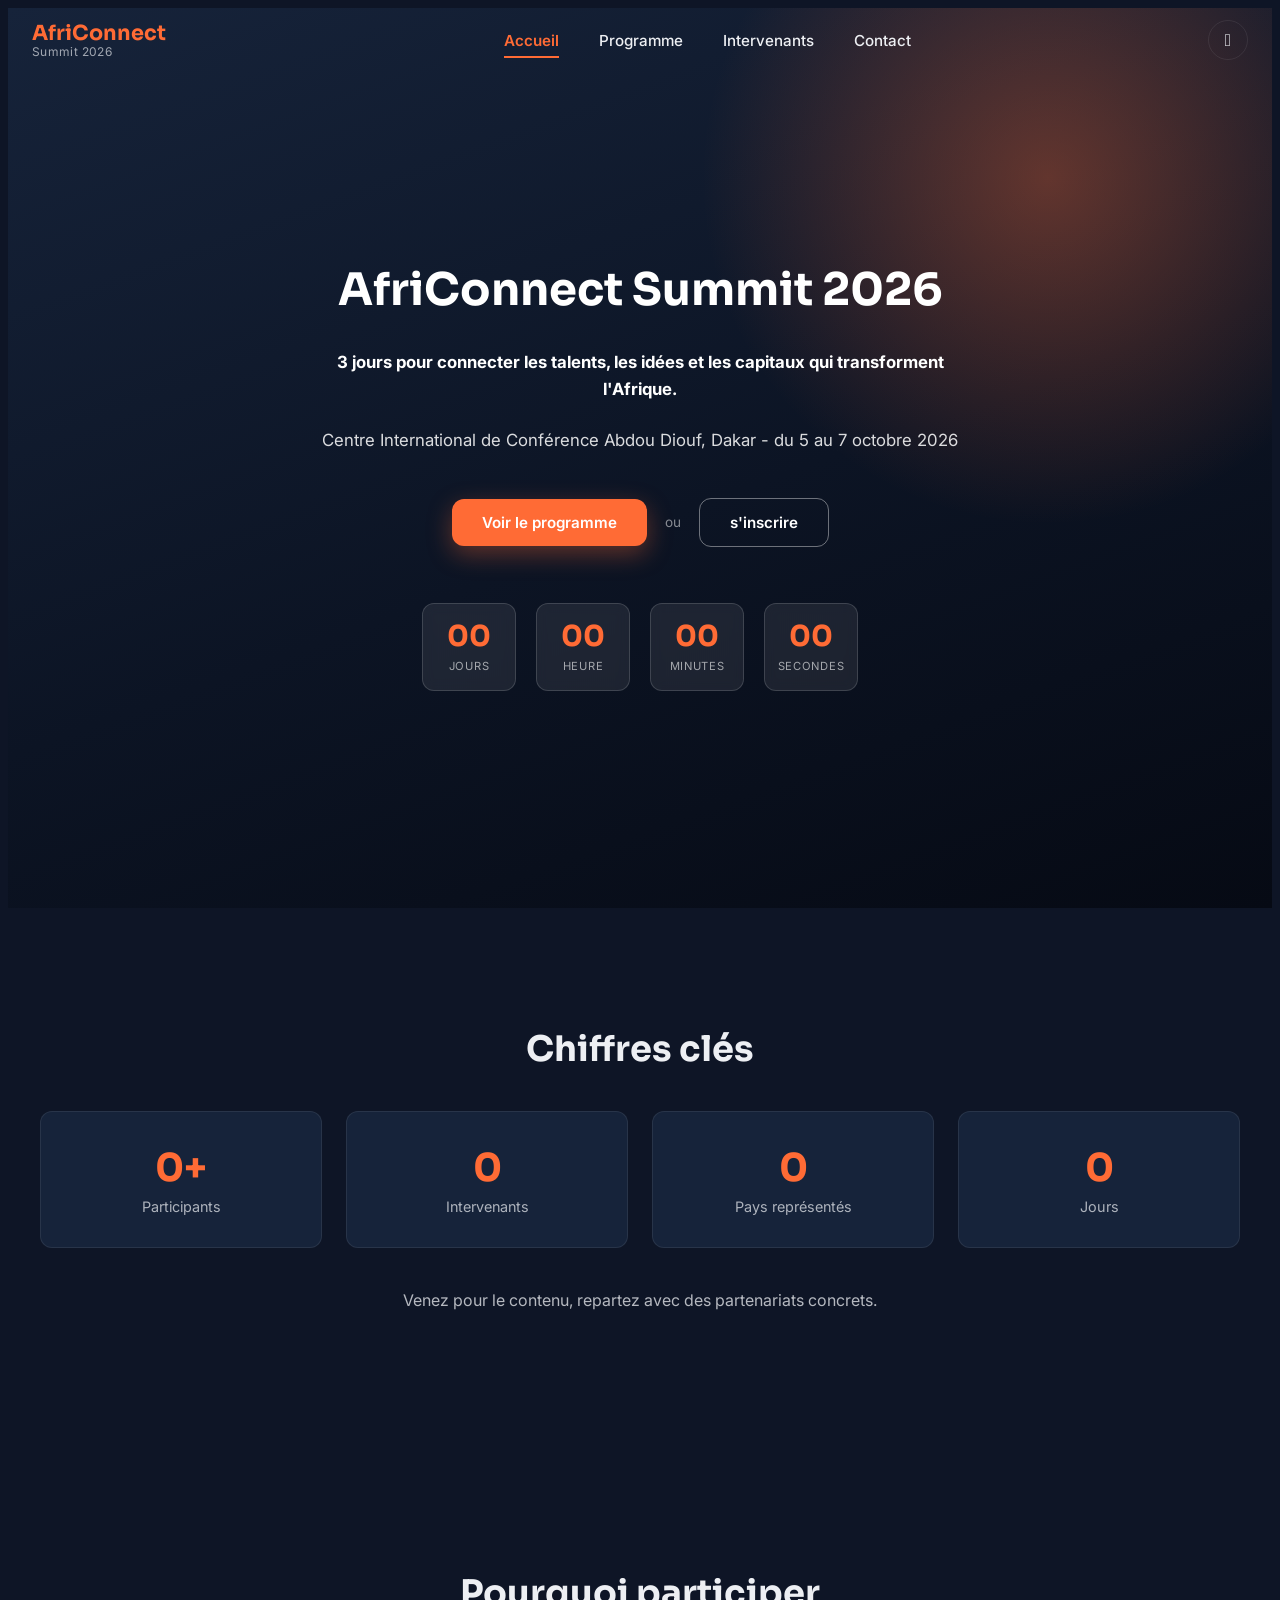
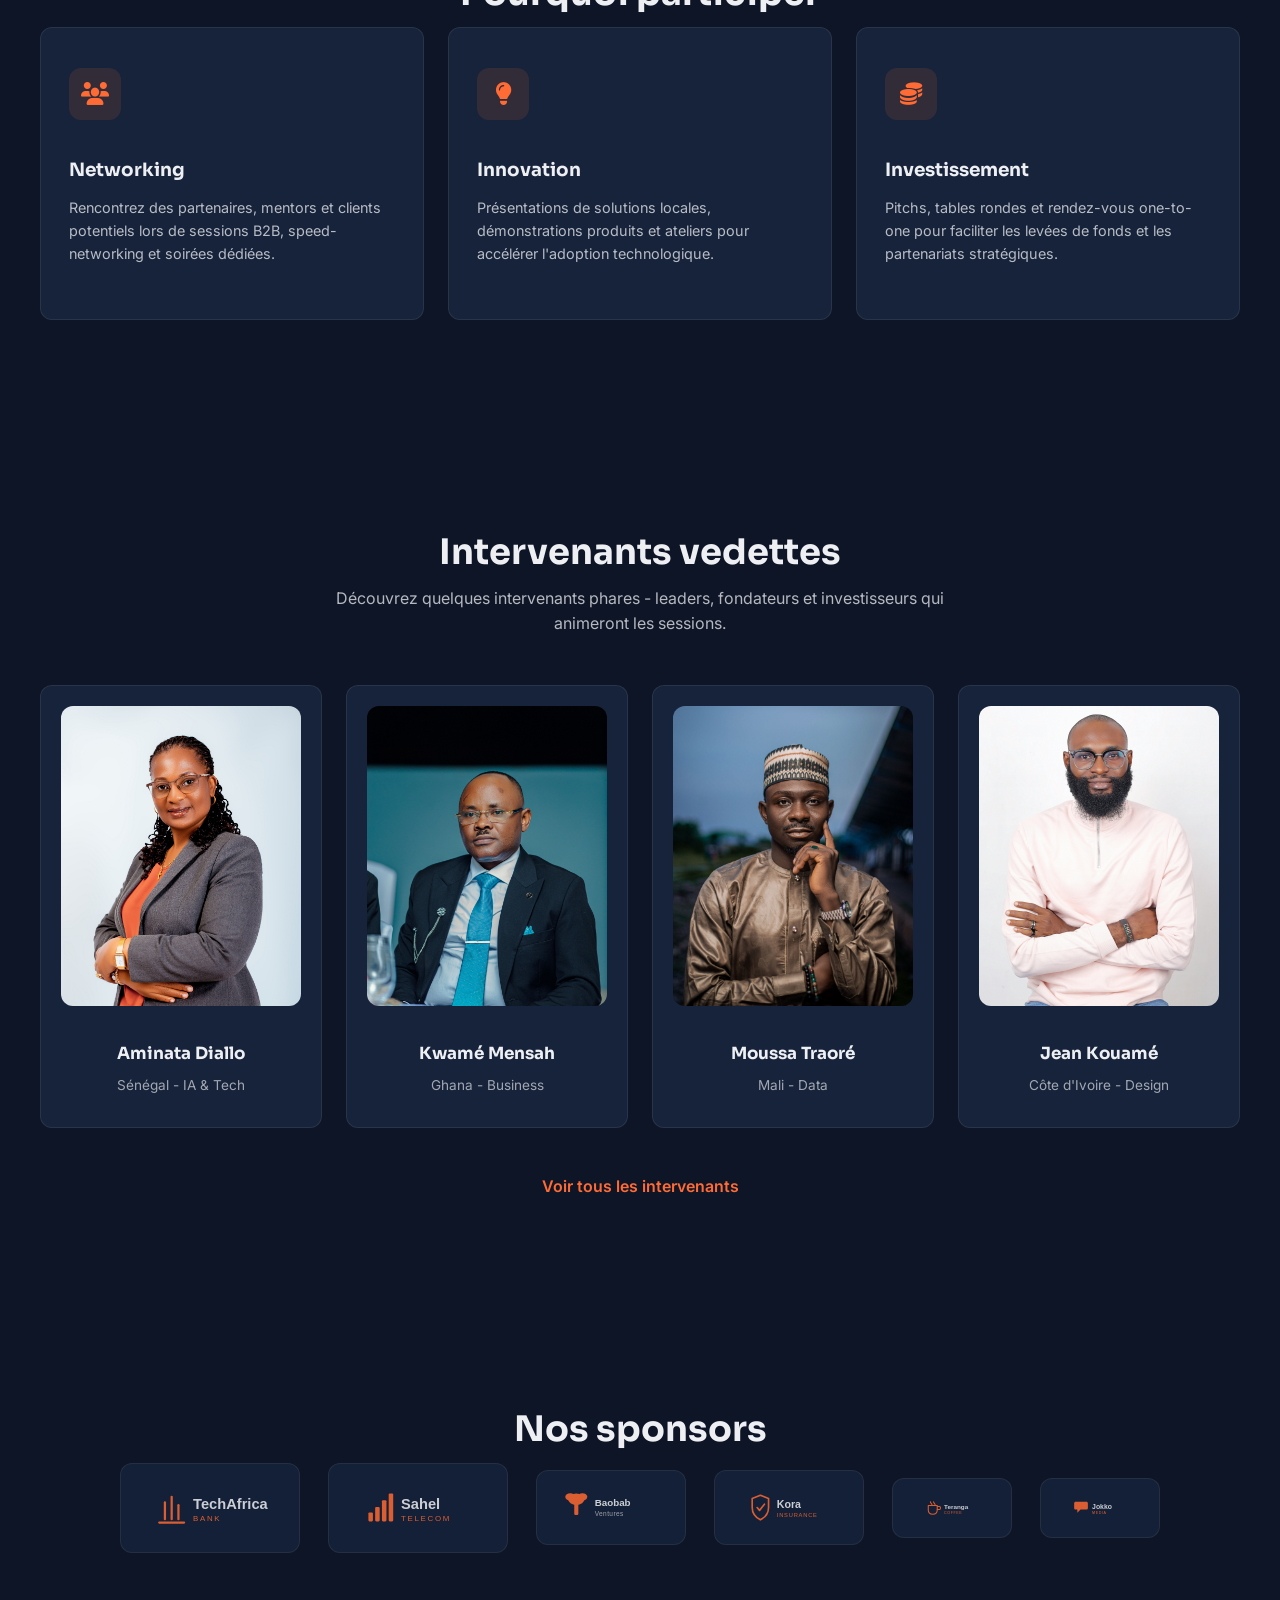
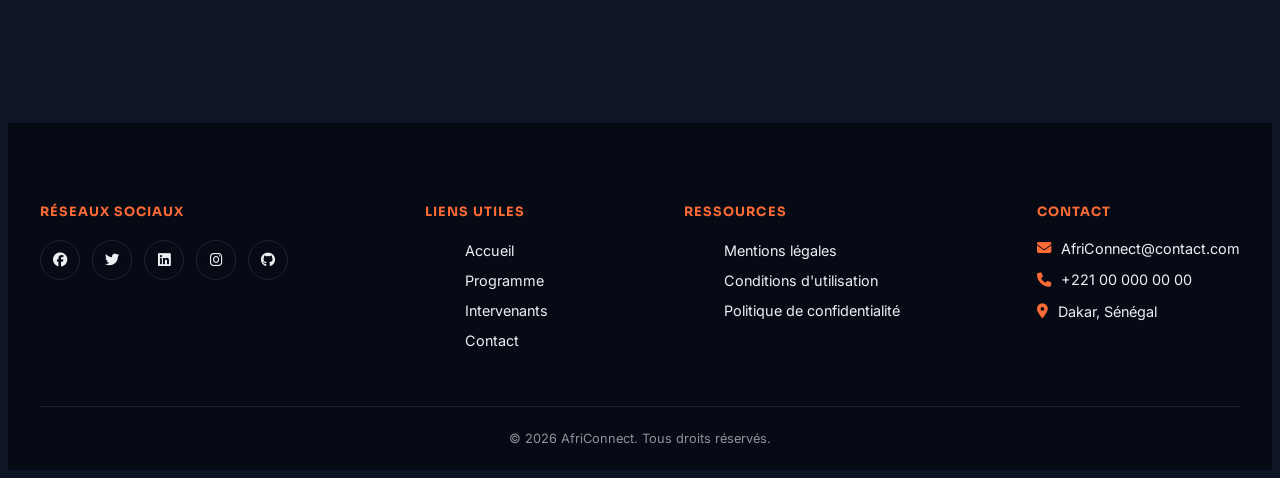
<file: index.html>
<!DOCTYPE html>
<html lang="fr">
<head>
    <meta charset="UTF-8">
    <meta name="viewport" content="width=device-width, initial-scale=1.0">
    <title>AfriConnect Summit 2026</title>
    <link rel="stylesheet" href="css/style.css">
    <link rel="stylesheet" href="https://cdnjs.cloudflare.com/ajax/libs/font-awesome/6.5.1/css/all.min.css">
    <link rel="preconnect" href="https://fonts.googleapis.com">
    <link rel="preconnect" href="https://fonts.gstatic.com" crossorigin>
    <link href="https://fonts.googleapis.com/css2?family=Sora:wght@400;600;700&family=Inter:wght@400;500;600&display=swap" rel="stylesheet">
</head>
<body class="page-accueil">
        <!-- le menu de navigation -->
    <header>
        <nav>
            <div class="logo">
                <strong>AfriConnect</strong>
                <span>Summit 2026</span>
            </div>

            <ul class="nav-links">
                <li><a href="index.html" aria-current="page">Accueil</a></li>
                <li><a href="programme.html">Programme</a></li>
                <li><a href="intervenants.html">Intervenants</a></li>
                <li><a href="contact.html">Contact</a></li>
            </ul>
                <!-- bouton pour le menu mobile et l'activation ou désactivation du mode sombre  -->
            <div class="nav-actions">
                <button id="theme-toggle" aria-label="Basculer le mode sombre">Dark Mode</button>
                <button id="menu-toggle" aria-label="Ouvrir le menu">☰</button>
            </div>
        </nav>
    </header>

        <!-- le main -->
    <main>
            <!-- Hero en plein ecran -->
        <section class="hero">
            <h1>AfriConnect Summit 2026</h1>
            <p><strong>3 jours pour connecter les talents, les idées et les capitaux qui transforment l'Afrique.</strong></p>
            <p>Centre International de Conférence Abdou Diouf, Dakar - du 5 au 7 octobre 2026</p>
            
            <div class="hero-cta">
                <a href="programme.html">Voir le programme</a>
                <p>ou</p>
                <a href="contact.html">s'inscrire</a>
            </div>

                <!-- le compte à rebours en temps réel, rempli par setInterval en js -->
            <div class="countdown" aria-live="polite">
                <div>
                    <span id="jours">00</span>
                    <p>Jours</p>
                </div>
                <div>
                    <span id="heures">00</span>
                    <p>Heure</p>
                </div>
                <div>
                    <span id="minutes">00</span>
                    <p>Minutes</p>
                </div>
                <div>
                    <span id="secondes">00</span>
                    <p>Secondes</p>
                </div>
            </div>
        </section>

            <!-- Chiffres clés avec compteurs animé au scroll via InsectionObserver -->
        <section>
            <h2>Chiffres clés</h2>

                <div class="stats-grid">
                    <!-- 1200+ -->
                    <div class="stat">
                        <div><span class="compteur" data-cible="1200">0</span>+</div>
                        <div>Participants</div>
                    </div>
                    <!-- 48 -->
                    <div class="stat">
                        <div><span class="compteur" data-cible="48">0</span></div>
                        <div>Intervenants</div>
                    </div>
                    <!-- 21 -->
                    <div class="stat">
                        <div><span class="compteur" data-cible="12">0</span></div>
                        <div>Pays représentés</div>
                    </div>
                    <!-- 3 -->
                    <div class="stat">
                        <div><span class="compteur" data-cible="3">0</span></div>
                        <div>Jours</div>
                    </div>
                </div>
            <p>Venez pour le contenu, repartez avec des partenariats concrets.</p>
        </section>

            <!-- Pourquoi participer -->
        <section>
            <h2>Pourquoi participer</h2>

            <div class="argument-flex">
                <article class="reveal">
                    <i class="fas fa-users"></i>
                    <h3>Networking</h3>
                    <p>Rencontrez des partenaires, mentors et clients potentiels lors de sessions B2B, speed-networking et soirées dédiées.</p>
                </article>

                <article class="reveal">
                    <i class="fas fa-lightbulb"></i>
                    <h3>Innovation</h3>
                    <p>Présentations de solutions locales, démonstrations produits et ateliers pour accélérer l'adoption technologique.</p>
                </article>

                <article class="reveal">
                    <i class="fas fa-coins"></i>
                    <h3>Investissement</h3>
                    <p>Pitchs, tables rondes et rendez-vous one-to-one pour faciliter les levées de fonds et les partenariats stratégiques.</p>
                </article>             
            </div>
        </section>

            <!-- Apperçu de 4 intervenants vedettes -->
        <section>
            <h2>Intervenants vedettes</h2>
            <p>Découvrez quelques intervenants phares - leaders, fondateurs et investisseurs qui animeront les sessions.</p>

                <div class="intervenants-grid">
                    <article class="reveal">
                        <img src="images/AminataDiallo.jpg" alt="Photo de Aminata Diallo" height="300" width="300">
                        <h3>Aminata Diallo</h3>
                        <p>Sénégal - IA & Tech</p>
                    </article>

                    <article class="reveal">
                        <img src="images/KwameMensah.jpg" alt="Photo de Kwame Mensah" height="300" width="300">
                        <h3>Kwamé Mensah</h3>
                        <p>Ghana - Business</p>
                    </article>

                    <article class="reveal">
                        <img src="images/MoussaTraore.jpg" alt="Photo de Moussa Traoré" height="300" width="300">
                        <h3>Moussa Traoré</h3>
                        <p>Mali - Data</p>
                    </article>

                    <article class="reveal">
                        <img src="images/JeanKouame.jpg" alt="Photo de Jean Kouamé" height="300" width="300">
                        <h3>Jean Kouamé</h3>
                        <p>Côte d'Ivoire - Design</p>
                    </article>
                </div>

            <a href="intervenants.html">Voir tous les intervenants</a>
        </section>

            <!-- les sponsors avec 3 niveau differenciée en css -->
        <section>
            <h2>Nos sponsors</h2> 

                <div class="sponsors-flex">
                    <div class="sponsor sponsor-or">
                        <img src="images/TechAfricaBank.svg" alt="Logo sponsor Or - TechAfrica Bank">
                    </div>
                    <div class="sponsor sponsor-or">
                        <img src="images/SahelTelecom.svg" alt="Logo sponsor Or - Sahel Telecom">
                    </div>

                    <div class="sponsor sponsor-argent">
                        <img src="images/BaobabVentures.svg" alt="Logo sponsor Argent - Baobab Ventures">
                    </div>
                    <div class="sponsor sponsor-argent">
                        <img src="images/KoraInsurance.svg" alt="Logo sponsor Argent - Kora Insurance">
                    </div>

                    <div class="sponsor sponsor-bronze">
                        <img src="images/TerangaCoffee.svg" alt="Logo sponsor Bronze - Teranga Coffee">
                    </div>
                    <div class="sponsor sponsor-bronze">
                        <img src="images/JokkoMedia.svg" alt="Logo sponsor Bronze - Jokko Media">
                    </div>
                </div>
        </section>

    </main>

        <!-- le pied de page -->
    <footer>
        <div class="footer-top">
            <div class="footer-social">
                <h4>Réseaux sociaux</h4>
                <div class="social-icons">
                    <a href="#" aria-label="Facebook"><i class="fab fa-facebook"></i></a>
                    <a href="#" aria-label="Twitter"><i class="fab fa-twitter"></i></a>
                    <a href="#" aria-label="LinkedIn"><i class="fab fa-linkedin"></i></a>
                    <a href="#" aria-label="Instagram"><i class="fab fa-instagram"></i></a>
                    <a href="#" aria-label="GitHub"><i class="fab fa-github"></i></a>
                </div>
            </div>

            <div class="footer-links">
                <h4>liens utiles</h4>
                <ul>
                    <li><a href="index.html">Accueil</a></li>
                    <li><a href="programme.html">Programme</a></li>
                    <li><a href="intervenants.html">Intervenants</a></li>
                    <li><a href="contact.html">Contact</a></li>
                </ul>
            </div>

            <div class="footer-ressources">
                <h4>Ressources</h4>
                <ul>
                    <li><a href="#">Mentions légales</a></li>
                    <li><a href="#">Conditions d'utilisation</a></li>
                    <li><a href="#">Politique de confidentialité</a></li>
                </ul>
            </div>

            <div class="footer-contact">
                <h4>Contact</h4>
                <p><i class="fas fa-envelope"></i>AfriConnect@contact.com</p>
                <p><i class="fas fa-phone"></i> +221 00 000 00 00</p>
                <p><i class="fas fa-location-dot"></i> Dakar, Sénégal</p>
            </div>
        </div>

        <p class="footer-bas">&copy; <span id="annee"></span> AfriConnect. Tous droits réservés.</p>
            <!-- masqué par defaut, affiché par js après scroll -->
        <button id="retour-haut" aria-label="Retour en haut de page" hidden>↑</button>
    </footer>

    <script src="js/main.js"></script>
</body>
</html>
</file>
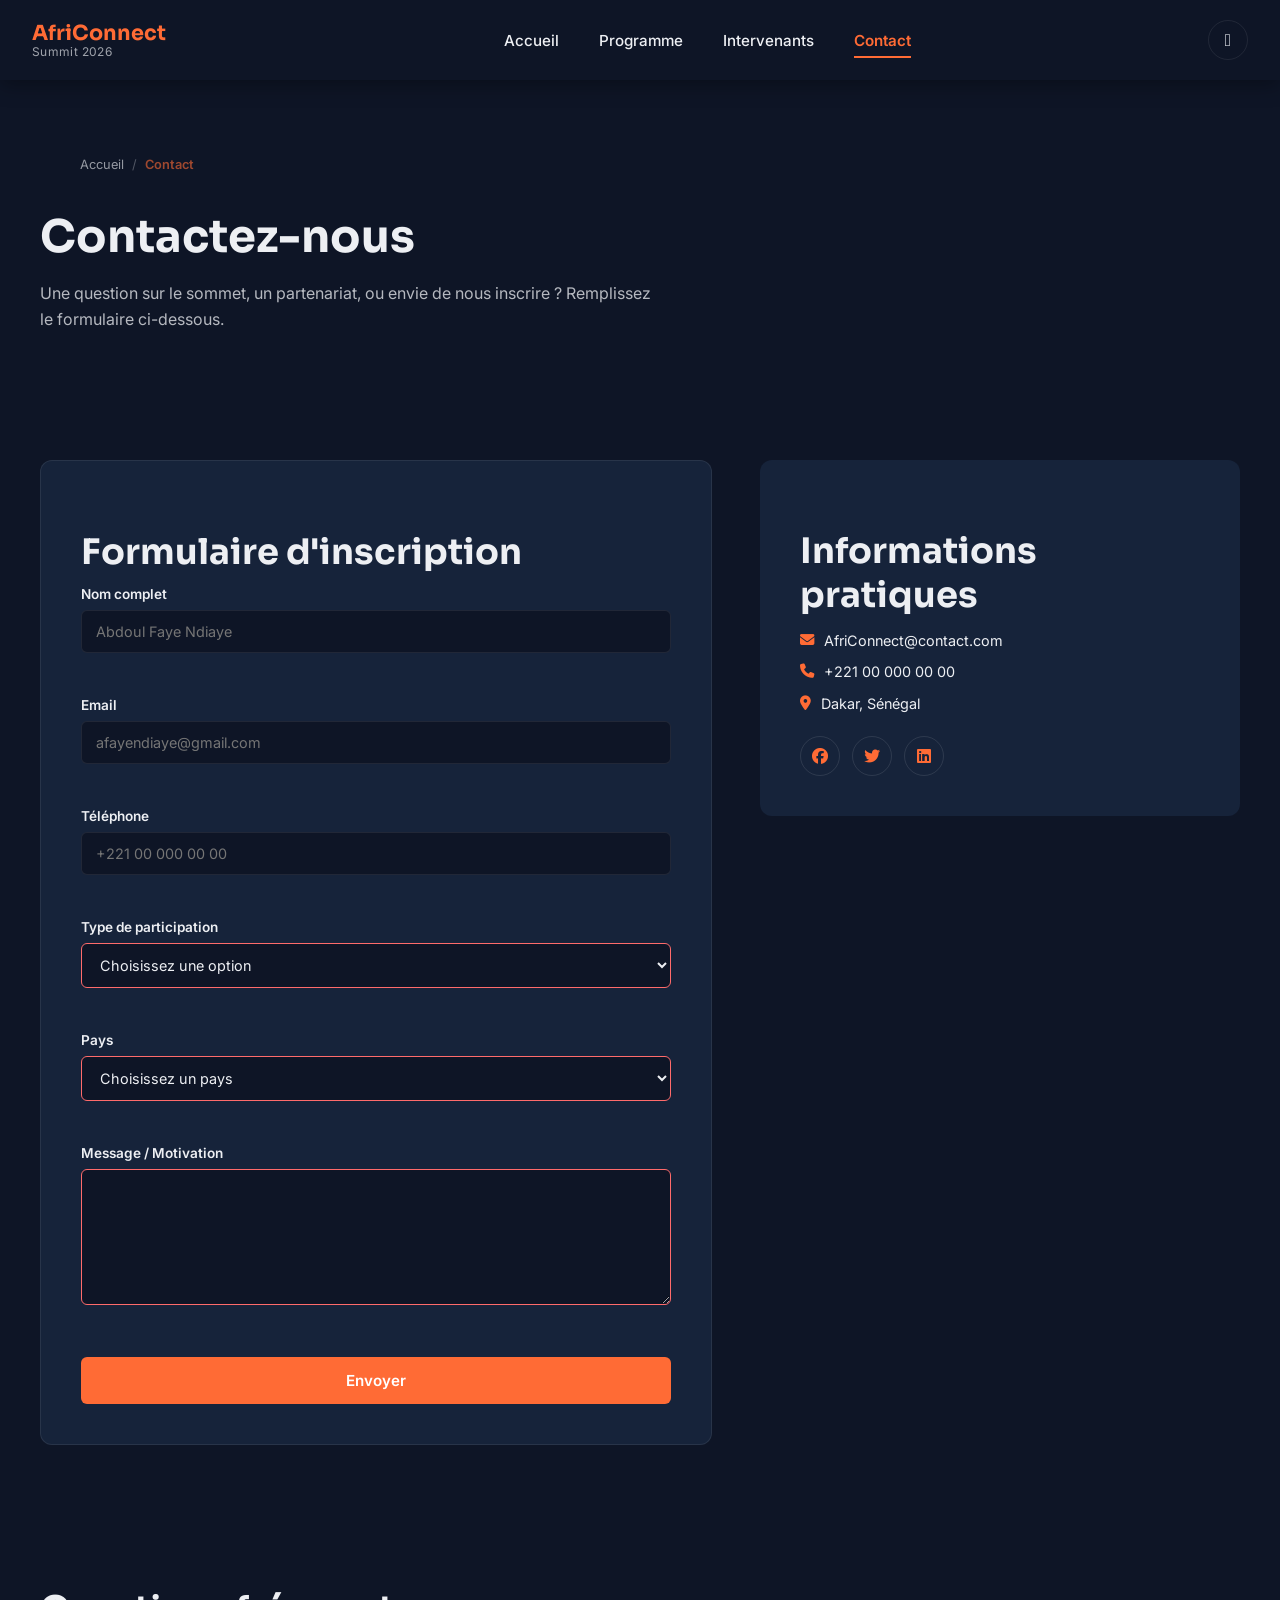
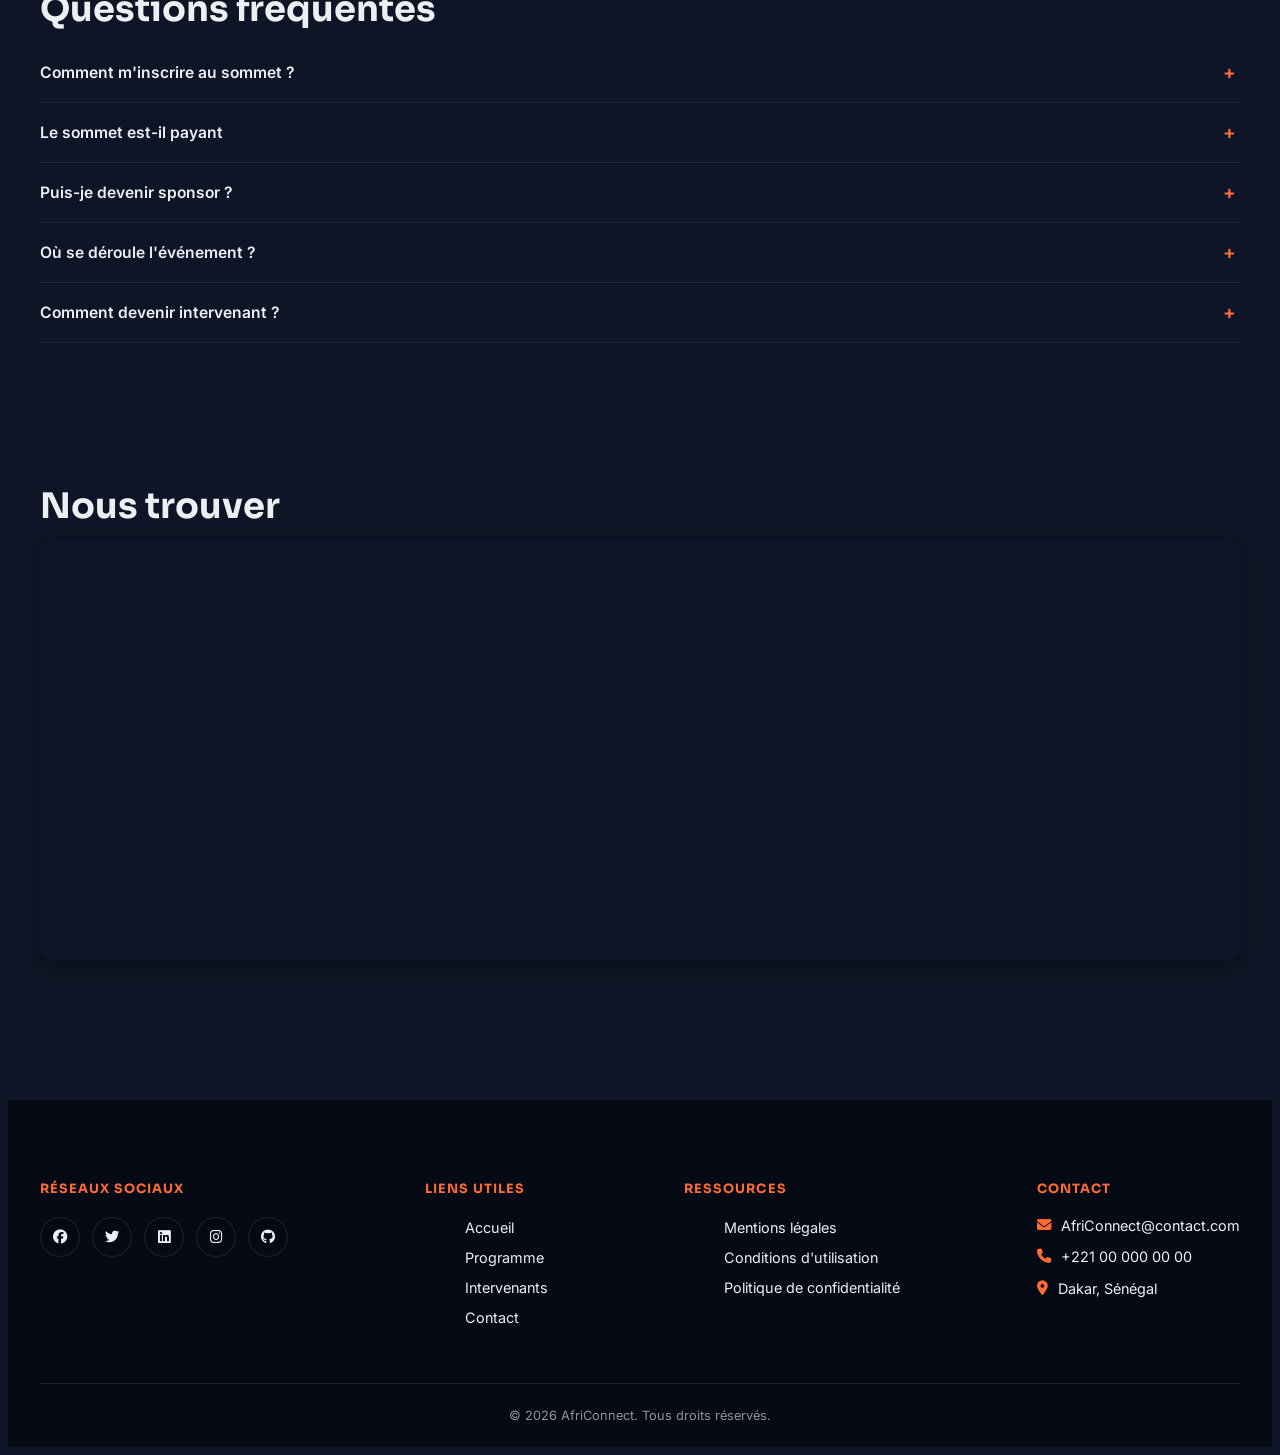
<file: contact.html>
<!DOCTYPE html>
<html lang="fr">
<head>
    <meta charset="UTF-8">
    <meta name="viewport" content="width=device-width, initial-scale=1.0">
    <title>Contact - AfriConnect Summit</title>
    <link rel="stylesheet" href="css/style.css">
    <link rel="stylesheet" href="https://cdnjs.cloudflare.com/ajax/libs/font-awesome/6.5.1/css/all.min.css">
    <link rel="preconnect" href="https://fonts.googleapis.com">
    <link rel="preconnect" href="https://fonts.gstatic.com" crossorigin>
    <link href="https://fonts.googleapis.com/css2?family=Sora:wght@400;600;700&family=Inter:wght@400;500;600&display=swap" rel="stylesheet">
</head>
<body>
        <!-- le menu de navigation -->
    <header>
        <nav>
            <div class="logo">
                <strong>AfriConnect</strong>
                <span>Summit 2026</span>
            </div>

            <ul class="nav-links">
                <li><a href="index.html">Accueil</a></li>
                <li><a href="programme.html">Programme</a></li>
                <li><a href="intervenants.html">Intervenants</a></li>
                <li><a href="contact.html" aria-current="page">Contact</a></li>
            </ul>
            <!-- bouton pour le menu mobile et l'activation ou désactivation du mode sombre  -->
            <div class="nav-actions">
                <button id="theme-toggle" aria-label="Basculer le mode sombre">Dark Mode</button>
                <button id="menu-toggle" aria-label="Ouvrir le menu">☰</button>
            </div>
        </nav>
    </header>

    <main>
            <!-- hero interne + fil d'ariane -->
        <section>
            <nav aria-label="Fil d'Ariane">
                <ol>
                    <li><a href="index.html">Accueil</a></li>
                    <li aria-current="page">Contact</li>
                </ol>
            </nav>

            <h1>Contactez-nous</h1>
            <p>Une question sur le sommet, un partenariat, ou envie de nous inscrire ? Remplissez le formulaire ci-dessous. </p>
        </section>

        <!-- formulaire + infos -->
        <section>
            <div class="contact-grid">

                <form action="#" novalidate>
                    <h2>Formulaire d'inscription</h2>

                    <div class="champ">
                        <label for="nom">Nom complet</label>
                        <input type="text" id="nom" name="nom" placeholder="Abdoul Faye Ndiaye" required>
                        <span class="erreur"></span>
                    </div>

                    <div class="champ">
                        <label for="email">Email</label>
                        <input type="email" id="email" name="email" placeholder="afayendiaye@gmail.com" required>
                        <span class="erreur"></span>
                    </div>

                    <div class="champ">
                        <label for="telephone">Téléphone</label>
                        <input type="tel" id="telephone" name="telephone" placeholder="+221 00 000 00 00" required>
                        <span class="erreur"></span>
                    </div>

                    <div class="champ">
                        <label for="participation">Type de participation</label>
                        <select name="participation" id="participation" required>
                            <option value="">Choisissez une option</option>
                            <option value="participant">Participant</option>
                            <option value="intervenant">Intervenant</option>
                            <option value="sponsor">Sponsor</option>
                            <option value="investisseur">Investisseur</option>
                            <option value="presse">Presse</option>
                        </select>
                        <span class="erreur"></span>
                    </div>

                    <div class="champ">
                        <label for="pays">Pays</label>
                        <select name="pays" id="pays" required>
                            <option value="">Choisissez un pays</option>
                            <option value="senegal">Sénégal</option>
                            <option value="cote-ivoire">Côte d'Ivoire</option>
                            <option value="mali">Mali</option>
                            <option value="benin">Bénin</option>
                            <option value="burkina-faso">Burkina Faso</option>
                            <option value="togo">Togo</option>
                            <option value="guinee">Guinée</option>
                            <option value="cameroun">Cameroun</option>
                            <option value="nigeria">Nigeria</option>
                            <option value="ghana">Ghana</option>
                            <option value="maroc">Maroc</option>
                            <option value="tchad">Tchad</option>
                        </select>
                        <span class="erreur"></span>
                    </div>

                    <div class="champ">
                        <label for="message">Message / Motivation</label>
                        <textarea name="message" id="message" rows="5" minlength="20" required></textarea>
                        <span class="erreur"></span>
                   </div>

                    <button type="submit">Envoyer</button>

                    <p class="succes" hidden>Votre inscription a bien été envoyée !</p>
                </form>

                <article>
                    <h2>Informations pratiques</h2>
                    <p><i class="fas fa-envelope"></i> AfriConnect@contact.com</p>
                    <p><i class="fas fa-phone"></i> +221 00 000 00 00</p>
                    <p><i class="fas fa-location-dot"></i> Dakar, Sénégal</p>

                    <div>
                        <a href="#" aria-label="Facebook"><i class="fab fa-facebook"></i></a>
                        <a href="#" aria-label="Twitter"><i class="fab fa-twitter"></i></a>
                        <a href="#" aria-label="LinkedIn"><i class="fab fa-linkedin"></i></a>
                    </div>
                </article>

            </div>
        </section>

        <!-- les questions qu'on se pose frequement -->
        <section>
            <h2>Questions fréquentes</h2>

            <div class="accordeon-item">
                <input type="checkbox" id="faq1" class="accordeon-toggle">
                <label for="faq1">Comment m'inscrire au sommet ?</label>
                <div class="accordeon-contenu">
                    <p>
                        Remplissez le formulaire d'inscription disponible sur cette page.
                        Une fois votre demande envoyée, notre équipe vous contactera par email pour confirmer votre participation.
                    </p>
                </div>
            </div>

            <div class="accordeon-item">
                <input type="checkbox" id="faq2" class="accordeon-toggle">
                <label for="faq2">Le sommet est-il payant</label>
                <div class="accordeon-contenu">
                    <p>
                        L'accès au sommet est gratuit après inscription. Certaines catégories, comme les intervenants,
                        les sponsors et les représentant de la presse, sont sélectionnées ou invitées par les organisateurs.
                    </p>
                </div>
            </div>

            <div class="accordeon-item">
                <input type="checkbox" id="faq3" class="accordeon-toggle">
                <label for="faq3">Puis-je devenir sponsor ?</label>
                <div class="accordeon-contenu">
                    <p>
                        Oui. Les entreprises et organisations peuvent devenir partenaires du sommet.
                        Sélectionnez "Sponsor" dans le formulaire ou contactez directement notre équipe pour recevoir le dossier de partenariat.
                    </p>
                </div>
            </div>

            <div class="accordeon-item">
                <input type="checkbox" id="faq4" class="accordeon-toggle">
                <label for="faq4">Où se déroule l'événement ?</label>
                <div class="accordeon-contenu">
                    <p>
                        Le sommet se tiendra au Centre International de conférences Abdou Diouf (CICAD), à Dakar, au Sénégal.
                        Une carte est disponible en bas de cette page pour vous aider à localiser le lieu.
                    </p>
                </div>
            </div>

            <div class="accordeon-item">
                <input type="checkbox" id="faq5" class="accordeon-toggle">
                <label for="faq5">Comment devenir intervenant ?</label>
                <div class="accordeon-contenu">
                    <p>
                        Nous sélectionnons des intervenants spécialisés dans les domaines de la technologie, de l'entrepreneuriat, de la finance et de l'innovation.
                        Vous pouvez envoyer votre candidature en choisissant "Intervenant" dans le formulaire et en présentant votre expérience.
                    </p>
                </div>
            </div>
        </section>

        <!-- la carte -->
        <section>
            <h2>Nous trouver</h2>
            <iframe src="https://www.google.com/maps/embed?pb=!1m18!1m12!1m3!1d3858.5020373939474!2d-17.19801512584763!3d14.740722473632616!2m3!1f0!2f0!3f0!3m2!1i1024!2i768!4f13.1!3m3!1m2!1s0xec19fa934f485d9%3A0x1f5da325bb819eea!2sCentre%20International%20de%20Conf%C3%A9rence%20Abdou%20Diouf!5e0!3m2!1sfr!2ssn!4v1783464114976!5m2!1sfr!2ssn" width="600" height="450" style="border:0;" allowfullscreen="" loading="lazy" referrerpolicy="strict-origin-when-cross-origin" title="Localisation d'AfriConnect Summit à Dakar"></iframe>
        </section>

    </main>

    <!-- le pied de page -->
    <footer>
        <div class="footer-top">
            <div class="footer-social">
                <h4>Réseaux sociaux</h4>
                <div class="social-icons">
                    <a href="#" aria-label="Facebook"><i class="fab fa-facebook"></i></a>
                    <a href="#" aria-label="Twitter"><i class="fab fa-twitter"></i></a>
                    <a href="#" aria-label="LinkedIn"><i class="fab fa-linkedin"></i></a>
                    <a href="#" aria-label="Instagram"><i class="fab fa-instagram"></i></a>
                    <a href="#" aria-label="GitHub"><i class="fab fa-github"></i></a>
                </div>
            </div>

            <div class="footer-links">
                <h4>liens utiles</h4>
                <ul>
                    <li><a href="index.html">Accueil</a></li>
                    <li><a href="programme.html">Programme</a></li>
                    <li><a href="intervenants.html">Intervenants</a></li>
                    <li><a href="contact.html">Contact</a></li>
                </ul>
            </div>

            <div class="footer-ressources">
                <h4>Ressources</h4>
                <ul>
                    <li><a href="#">Mentions légales</a></li>
                    <li><a href="#">Conditions d'utilisation</a></li>
                    <li><a href="#">Politique de confidentialité</a></li>
                </ul>
            </div>

            <div class="footer-contact">
                <h4>Contact</h4>
                <p><i class="fas fa-envelope"></i>AfriConnect@contact.com</p>
                <p><i class="fas fa-phone"></i> +221 00 000 00 00</p>
                <p><i class="fas fa-location-dot"></i> Dakar, Sénégal</p>
            </div>
        </div>

        <p class="footer-bas">&copy; <span id="annee"></span> AfriConnect. Tous droits réservés.</p>
            <!-- masqué par defaut, affiché par js après scroll -->
        <button id="retour-haut" aria-label="Retour en haut de page" hidden>↑</button>
    </footer>

    <script src="js/main.js"></script>
</body>
</html>
</file>
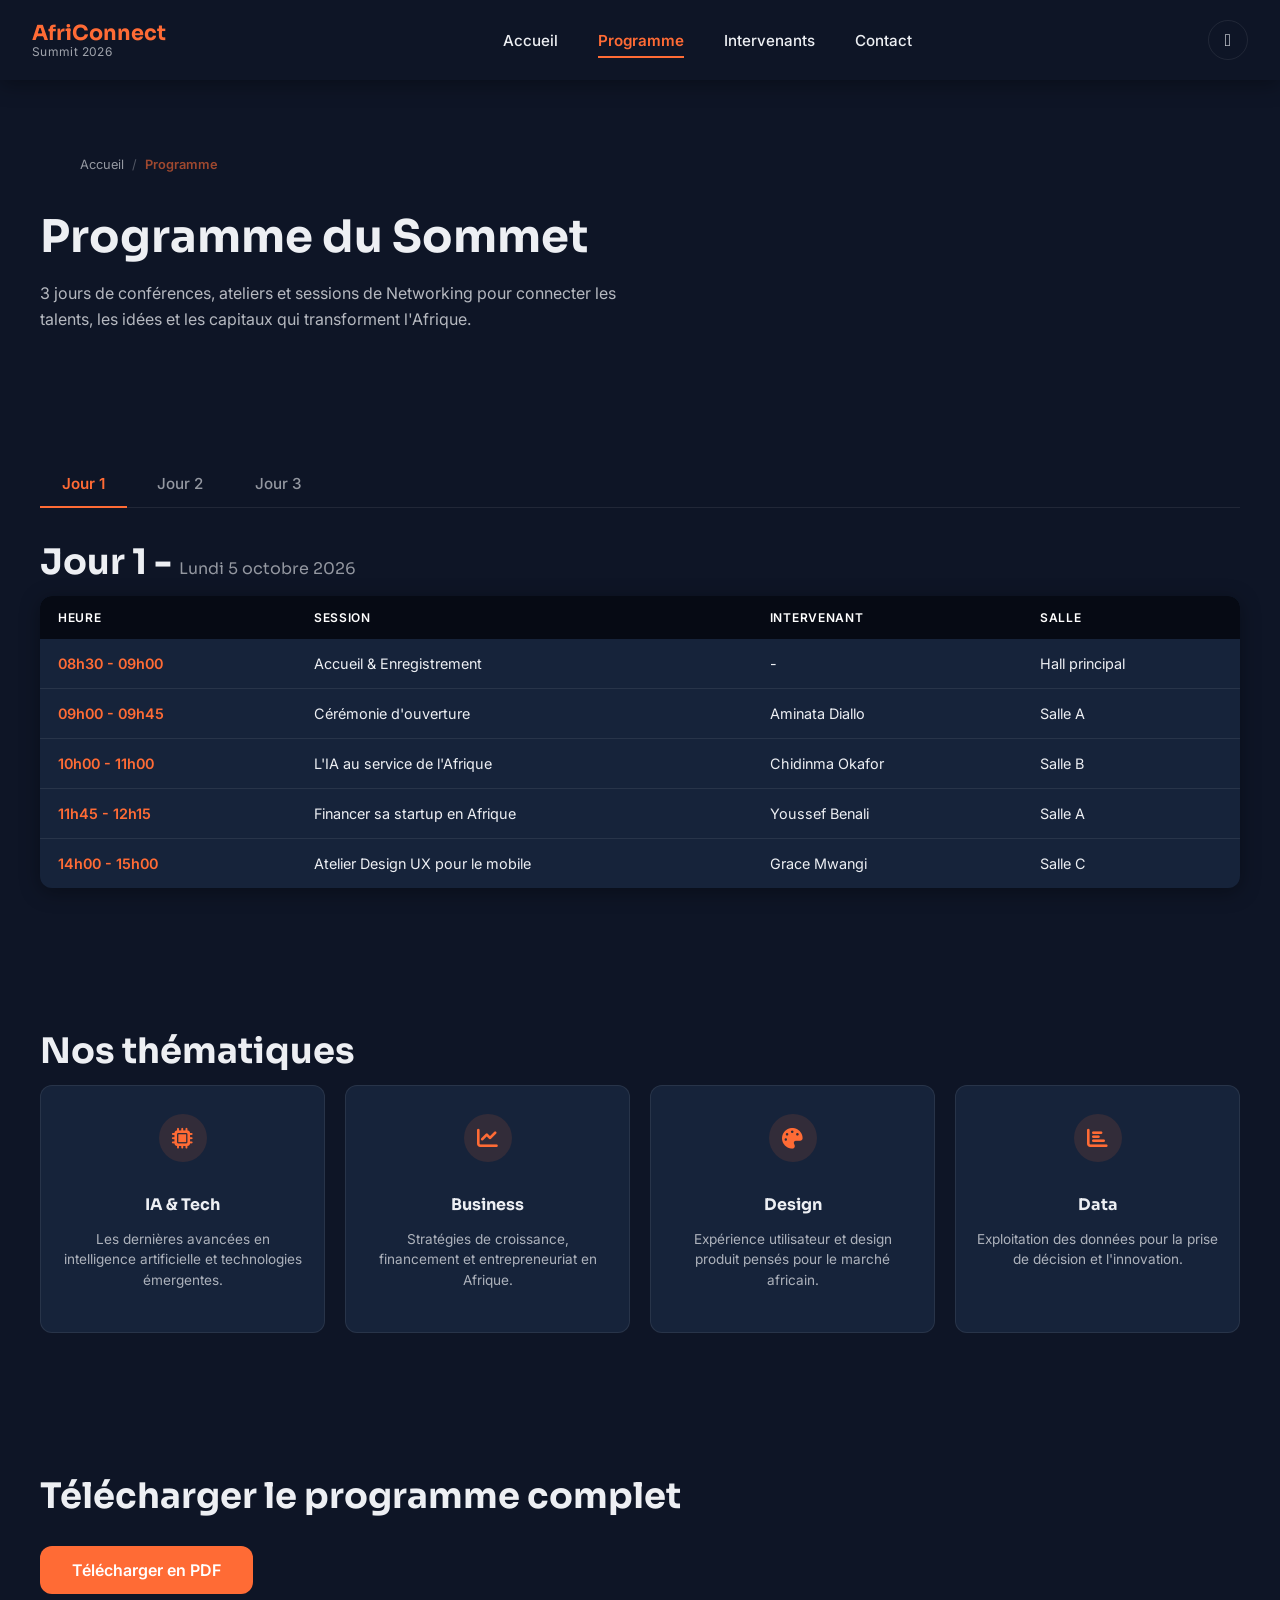
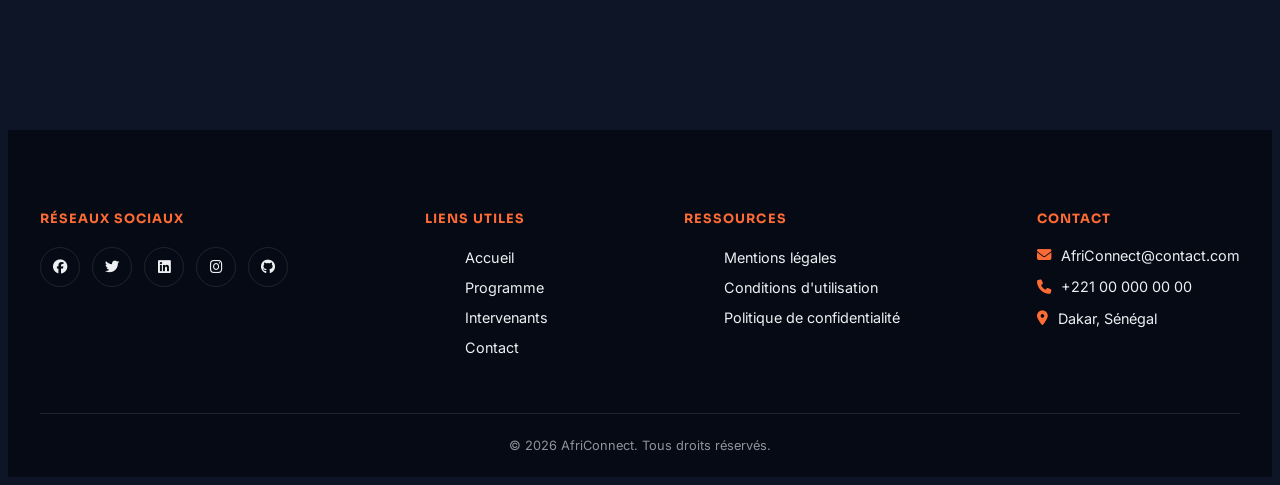
<file: programme.html>
<!DOCTYPE html>
<html lang="fr">
<head>
    <meta charset="UTF-8">
    <meta name="viewport" content="width=device-width, initial-scale=1.0">
    <title>Programme - AfriConnect Summit</title>
    <link rel="stylesheet" href="css/style.css">
    <link rel="stylesheet" href="https://cdnjs.cloudflare.com/ajax/libs/font-awesome/6.5.1/css/all.min.css">
    <link rel="preconnect" href="https://fonts.googleapis.com">
    <link rel="preconnect" href="https://fonts.gstatic.com" crossorigin>
    <link href="https://fonts.googleapis.com/css2?family=Sora:wght@400;600;700&family=Inter:wght@400;500;600&display=swap" rel="stylesheet">
</head>
<body>
        <!-- le menu de navigation -->
    <header>
        <nav>
            <div class="logo">
                <strong>AfriConnect</strong>
                <span>Summit 2026</span>
            </div>

            <ul class="nav-links">
                <li><a href="index.html">Accueil</a></li>
                <li><a href="programme.html" aria-current="page">Programme</a></li>
                <li><a href="intervenants.html">Intervenants</a></li>
                <li><a href="contact.html">Contact</a></li>
            </ul>
            <!-- bouton pour le menu mobile et l'activation ou désactivation du mode sombre  -->
            <div class="nav-actions">
                <button id="theme-toggle" aria-label="Basculer le mode sombre">Dark Mode</button>
                <button id="menu-toggle" aria-label="Ouvrir le menu">☰</button>
            </div>
        </nav>
    </header>
    
        <!-- le main -->
    <main>
        <!-- hero interne avec fil d'ariane -->
        <section>
            <nav aria-label="Fil d'Ariane">
                <ol>
                    <li><a href="index.html">Accueil</a></li>
                    <li aria-current="page">Programme</li>
                </ol>
            </nav>
            <h1>Programme du Sommet</h1>
            <p>3 jours de conférences, ateliers et sessions de Networking pour connecter les talents, les idées et les capitaux qui transforment l'Afrique.</p>
        </section>

        <section>
            <!-- onglet 3 jours, fait un tri après le clic pour choisir le jour correspondant -->
            <div class="onglets" role="tablist" aria-label="Jours du sommet">
                <button class="onglet-btn actif" data-jour="jour1" role="tab" aria-selected="true" aria-controls="jour1">Jour 1</button>
                <button class="onglet-btn" data-jour="jour2" role="tab" aria-selected="false" aria-controls="jour2">Jour 2</button>
                <button class="onglet-btn" data-jour="jour3" role="tab" aria-selected="false" aria-controls="jour3">Jour 3</button> 
            </div>

                <!-- panneau du jour 1 visible par defaut -->
            <div class="jour-panel" id="jour1" role="tabpanel">
                <h2>Jour 1 - <span>Lundi 5 octobre 2026</span></h2>
                <table>
                    <caption class="sr-only">Planning détaillé du Jour 1</caption>
                    <thead>
                        <tr>
                            <th scope="col">Heure</th>
                            <th scope="col">Session</th>
                            <th scope="col">Intervenant</th>
                            <th scope="col">Salle</th>
                        </tr>
                    </thead>
                    <tbody>
                        <tr>
                            <td>08h30 - 09h00</td>
                            <td>Accueil & Enregistrement</td>
                            <td>-</td>
                            <td>Hall principal</td>
                        </tr>
                        <tr>
                            <td>09h00 - 09h45</td>
                            <td>Cérémonie d'ouverture</td>
                            <td>Aminata Diallo</td>
                            <td>Salle A</td>
                        </tr>
                        <tr>
                            <td>10h00 - 11h00</td>
                            <td>L'IA au service de l'Afrique</td>
                            <td>Chidinma Okafor</td>
                            <td>Salle B</td>
                        </tr>
                        <tr>
                            <td>11h45 - 12h15</td>
                            <td>Financer sa startup en Afrique</td>
                            <td>Youssef Benali</td>
                            <td>Salle A</td>
                        </tr>
                        <tr>
                            <td>14h00 - 15h00</td>
                            <td>Atelier Design UX pour le mobile</td>
                            <td>Grace Mwangi</td>
                            <td>Salle C</td>
                        </tr>
                    </tbody>
                </table>
            </div>

                <!-- panneau du jour 2 masqué par defaut -->
            <div class="jour-panel" id="jour2" role="tabpanel" hidden>
                <h2>Jour 2 - <span>Mardi 6 octobre 2026</span></h2>
                <table>
                    <caption class="sr-only">Planning détaillé du Jour 2</caption>
                    <thead>
                        <tr>
                            <th scope="col">Heure</th>
                            <th scope="col">Session</th>
                            <th scope="col">Intervenant</th>
                            <th scope="col">Salle</th>
                        </tr>
                    </thead>
                    <tbody>
                        <tr>
                            <td>09h00 - 10h00</td>
                            <td>Data science : opportunités africaines</td>
                            <td>Moussa Traoré</td>
                            <td>Salle A</td>
                        </tr>
                        <tr>
                            <td>10h15 - 11h15</td>
                            <td>Table ronde : Entreprendre en Afrique</td>
                            <td>Kwamé Mensah</td>
                            <td>Salle B</td>
                        </tr>
                        <tr>
                            <td>11h30 - 12h30</td>
                            <td>Session de pitch startups</td>
                            <td>Plusieurs intervenants</td>
                            <td>Salle A</td>
                        </tr>
                        <tr>
                            <td>14h00 - 15h00</td>
                            <td>Hackathon : lancement</td>
                            <td>Grace Mwangi</td>
                            <td>Salle C</td>
                        </tr>
                        <tr>
                            <td>15h15 - 16h15</td>
                            <td>Networking B2B</td>
                            <td>-</td>
                            <td>Espace lounge</td>
                        </tr>
                    </tbody>
                </table>
            </div>

                <!-- panneau du jour 3 masqué par defaut -->
            <div class="jour-panel" id="jour3" role="tabpanel" hidden>
                <h2>Jour 3 - <span>Mercredi 7 octobre 2026</span></h2>
                <table>
                    <caption class="sr-only">Planning détaillé du Jour 3</caption>
                    <thead>
                        <tr>
                            <th scope="col">Heure</th>
                            <th scope="col">Session</th>
                            <th scope="col">Intervenant</th>
                            <th scope="col">Salle</th>
                        </tr>
                    </thead>
                    <tbody>
                        <tr>
                            <td>09h00 - 10h00</td>
                            <td>Résultats du hackathon</td>
                            <td>Grace Mwangi</td>
                            <td>Salle C</td>
                        </tr>
                        <tr>
                            <td>10h15 - 11h15</td>
                            <td>Investir dans la tech africaine</td>
                            <td>Youssef Benali</td>
                            <td>Salle A</td>
                        </tr>
                        <tr>
                            <td>11h30 - 12h30</td>
                            <td>Panel : Femme dans la tech</td>
                            <td>Adaeze Nwosu</td>
                            <td>Salle B</td>
                        </tr>
                        <tr>
                            <td>14h00 - 15h00</td>
                            <td>Remise des prix</td>
                            <td>-</td>
                            <td>Salle A</td>
                        </tr>
                        <tr>
                            <td>15h15 - 16h00</td>
                            <td>Cérémonie de clôture</td>
                            <td>Aminata Diallo</td>
                            <td>Salle A</td>
                        </tr>
                    </tbody>
                </table>

            </div>
        </section>

            <!-- les thematiques -->
        <section>
            <h2>Nos thématiques</h2>

            <div class="thematiques-grid">
                <article>
                    <i class="fas fa-microchip"></i>
                    <h3>IA & Tech</h3>
                    <p>Les dernières avancées en intelligence artificielle et technologies émergentes.</p>
                </article>

                <article>
                    <i class="fas fa-chart-line"></i>
                    <h3>Business</h3>
                    <p>Stratégies de croissance, financement et entrepreneuriat en Afrique.</p>
                </article>

                <article>
                    <i class="fas fa-palette"></i>
                    <h3>Design</h3>
                    <p>Expérience utilisateur et design produit pensés pour le marché africain.</p>
                </article>

                <article>
                    <i class="fas fa-chart-bar"></i>
                    <h3>Data</h3>
                    <p>Exploitation des données pour la prise de décision et l'innovation.</p>
                </article>
            </div>
        </section>

        <section>
            <h2>Télécharger le programme complet</h2>
            <a href="#">Télécharger en PDF</a>
        </section>

    </main>

        <!-- le pied de page -->
    <footer>
        <div class="footer-top">
            <div class="footer-social">
                <h4>Réseaux sociaux</h4>
                <div class="social-icons">
                    <a href="#" aria-label="Facebook"><i class="fab fa-facebook"></i></a>
                    <a href="#" aria-label="Twitter"><i class="fab fa-twitter"></i></a>
                    <a href="#" aria-label="LinkedIn"><i class="fab fa-linkedin"></i></a>
                    <a href="#" aria-label="Instagram"><i class="fab fa-instagram"></i></a>
                    <a href="#" aria-label="GitHub"><i class="fab fa-github"></i></a>
                </div>
            </div>

            <div class="footer-links">
                <h4>liens utiles</h4>
                <ul>
                    <li><a href="index.html">Accueil</a></li>
                    <li><a href="programme.html">Programme</a></li>
                    <li><a href="intervenants.html">Intervenants</a></li>
                    <li><a href="contact.html">Contact</a></li>
                </ul>
            </div>

            <div class="footer-ressources">
                <h4>Ressources</h4>
                <ul>
                    <li><a href="#">Mentions légales</a></li>
                    <li><a href="#">Conditions d'utilisation</a></li>
                    <li><a href="#">Politique de confidentialité</a></li>
                </ul>
            </div>

            <div class="footer-contact">
                <h4>Contact</h4>
                <p><i class="fas fa-envelope"></i>AfriConnect@contact.com</p>
                <p><i class="fas fa-phone"></i> +221 00 000 00 00</p>
                <p><i class="fas fa-location-dot"></i> Dakar, Sénégal</p>
            </div>
        </div>

        <p class="footer-bas">&copy; <span id="annee"></span> AfriConnect. Tous droits réservés.</p>
            <!-- masqué par defaut, affiché par js après scroll -->
        <button id="retour-haut" aria-label="Retour en haut de page" hidden>↑</button>
    </footer>

    <script src="js/main.js"></script>
</body>
</html>
</file>
<file: css/style.css>
/* AfriConnect Summit 2026 — style.css unique, chargé par les 4 pages */
/* Palette sombre "bleu nuit" — fond, header et footer restent sombres. */

:root {
    /* Couleurs — thème sombre par défaut */
    --couleur-fond: #0E1526;
    --couleur-texte: #EDEFF3;
    --couleur-principale: #FF6B35;
    --couleur-secondaire: #16233A;
    --couleur-bordure: rgba(255, 255, 255, 0.08);

    /* Le footer est encore plus sombre pour ancrer visuellement la page */
    --footer-fond: #060A14;
    --footer-texte: #EDEFF3;
    --footer-texte-attenue: rgba(237, 239, 243, 0.6);
    --footer-bordure: rgba(255, 255, 255, 0.1);

    /* Typographie */
    --police-titres: 'Sora', sans-serif;
    --police-texte: 'Inter', sans-serif;

    /* Échelle & rythme */
    --radius: 12px;
    --radius-rond: 50%;
    --transition: 0.3s ease;
    --ombre: 0 4px 20px rgba(0, 0, 0, 0.35);
    --ombre-hover: 0 8px 28px rgba(0, 0, 0, 0.5);

    /* Hauteur du header */
    --hauteur-header: 80px;
}

/* Variante "noir absolu" (AMOLED), activée via le toggle dark mode */
body.dark {
    --couleur-fond: #000000;
    --couleur-secondaire: #0D0D0D;
    --couleur-texte: #F5F5F5;
    --couleur-bordure: rgba(255, 255, 255, 0.06);
    --footer-fond: #000000;
    --ombre: 0 4px 24px rgba(0, 0, 0, 0.6);
    --ombre-hover: 0 10px 32px rgba(0, 0, 0, 0.7);
}

body {
    background-color: var(--couleur-fond);
    color: var(--couleur-texte);
    font-family: var(--police-texte);
    transition: background-color var(--transition), color var(--transition);
}

h1, h2, h3, h4 {
    font-family: var(--police-titres);
}


/* HEADER (commun aux 4 pages) */
header {
    position: fixed;
    top: 0;
    left: 0;
    width: 100%;
    z-index: 1000;
    background-color: transparent;
    box-shadow: none;
    transition: background-color var(--transition), box-shadow var(--transition);
}

/* Ajoutée en JS quand window.scrollY > 80 */
header.scrolled {
    background-color: var(--couleur-fond);
    box-shadow: var(--ombre);
}

body:not(.page-accueil) header {
    background-color: var(--couleur-fond);
    box-shadow: var(--ombre);
}

header nav {
    display: flex;
    align-items: center;
    justify-content: space-between;
    max-width: 1280px;
    margin: 0 auto;
    height: var(--hauteur-header);
    padding: 0 32px;
}

/* Logo */

.logo {
    display: flex;
    flex-direction: column;
    line-height: 1.1;
}

.logo strong {
    font-family: var(--police-titres);
    font-size: 1.3rem;
    font-weight: 700;
    color: var(--couleur-principale);
}

.logo span {
    font-size: 0.75rem;
    font-weight: 400;
    opacity: 0.65;
    letter-spacing: 0.03em;
    color: var(--couleur-texte);
}

/* Liens de navigation */

.nav-links {
    display: flex;
    align-items: center;
    gap: 40px;
    list-style: none;
}

.nav-links a {
    position: relative;
    color: var(--couleur-texte);
    text-decoration: none;
    font-weight: 500;
    font-size: 0.95rem;
    padding: 6px 0;
    transition: color var(--transition);
}

.nav-links a::after {
    content: "";
    position: absolute;
    left: 0;
    bottom: -2px;
    width: 0;
    height: 2px;
    background-color: var(--couleur-principale);
    transition: width var(--transition);
}

.nav-links a:hover {
    color: var(--couleur-principale);
}

.nav-links a:hover::after {
    width: 100%;
}

.nav-links a[aria-current="page"] {
    color: var(--couleur-principale);
    font-weight: 600;
}

.nav-links a[aria-current="page"]::after {
    width: 100%;
}

/* Actions (dark mode + burger) */

.nav-actions {
    display: flex;
    align-items: center;
    gap: 16px;
}

#theme-toggle {
    display: flex;
    align-items: center;
    justify-content: center;
    width: 40px;
    height: 40px;
    border: 1px solid var(--couleur-bordure);
    border-radius: var(--radius-rond);
    background: none;
    color: var(--couleur-texte);
    cursor: pointer;
    font-size: 0;
    transition: background-color var(--transition), transform var(--transition);
}

#theme-toggle::before {
    font-family: "bootstrap-icons";
    font-size: 1.1rem;
    content: "\f5a2"; /* bi-moon-stars */
}

body.dark #theme-toggle::before {
    content: "\f5a7"; /* bi-sun */
}

#theme-toggle:hover {
    background-color: var(--couleur-bordure);
    transform: rotate(20deg);
}

/* Menu burger (mobile uniquement) */

#menu-toggle {
    display: none;
    flex-direction: column;
    justify-content: center;
    gap: 5px;
    width: 40px;
    height: 40px;
    border: none;
    background: none;
    cursor: pointer;
    font-size: 0;
}

#menu-toggle span,
#menu-toggle::before,
#menu-toggle::after {
    content: "";
    display: block;
    width: 24px;
    height: 2px;
    background-color: var(--couleur-texte);
    border-radius: 2px;
    transition: transform var(--transition), opacity var(--transition);
}

#menu-toggle.actif::before {
    transform: translateY(7px) rotate(45deg);
}

#menu-toggle.actif::after {
    transform: translateY(-7px) rotate(-45deg);
}

#menu-toggle.actif span {
    opacity: 0;
}

@media (max-width: 768px) {
    #menu-toggle {
        display: flex;
    }

    .nav-links {
        position: fixed;
        top: var(--hauteur-header);
        left: 0;
        width: 100%;
        flex-direction: column;
        align-items: flex-start;
        gap: 24px;
        padding: 32px;
        background-color: var(--couleur-fond);
        box-shadow: var(--ombre);
        transform: translateY(-150%);
        opacity: 0;
        transition: transform var(--transition), opacity var(--transition);
    }

    .nav-links.ouvert {
        transform: translateY(0);
        opacity: 1;
    }
}


/* FOOTER (commun aux 4 pages) */
footer {
    background-color: var(--footer-fond);
    color: var(--footer-texte);
    padding: 64px 32px 24px;
    margin-top: 80px;
}

.footer-top {
    display: flex;
    flex-wrap: wrap;
    justify-content: space-between;
    gap: 40px;
    max-width: 1280px;
    margin: 0 auto;
    padding-bottom: 40px;
}

.footer-top h4 {
    font-size: 0.8rem;
    font-weight: 700;
    text-transform: uppercase;
    letter-spacing: 0.08em;
    color: var(--couleur-principale);
    margin-bottom: 20px;
}

.footer-top p,
.footer-top a {
    color: var(--footer-texte);
    text-decoration: none;
    font-size: 0.9rem;
}

.footer-top a {
    transition: color var(--transition);
}

.footer-top a:hover {
    color: var(--couleur-principale);
}

.footer-links ul,
.footer-ressources ul {
    list-style: none;
    display: flex;
    flex-direction: column;
    gap: 10px;
}

.footer-contact p {
    display: flex;
    align-items: center;
    gap: 10px;
    margin-bottom: 10px;
}

.footer-contact i {
    color: var(--couleur-principale);
}

.social-icons {
    display: flex;
    gap: 12px;
}

.social-icons a {
    display: flex;
    align-items: center;
    justify-content: center;
    width: 38px;
    height: 38px;
    border: 1px solid var(--footer-bordure);
    border-radius: var(--radius-rond);
    transition: background-color var(--transition), border-color var(--transition);
}

.social-icons a:hover {
    background-color: var(--couleur-principale);
    border-color: var(--couleur-principale);
}

.social-icons a:hover i {
    color: #FFFFFF;
}

.footer-bas {
    max-width: 1280px;
    margin: 0 auto;
    padding-top: 24px;
    border-top: 1px solid var(--footer-bordure);
    text-align: center;
    font-size: 0.8rem;
    color: var(--footer-texte-attenue);
}

#retour-haut {
    position: fixed;
    right: 32px;
    bottom: 32px;
    width: 48px;
    height: 48px;
    display: flex;
    align-items: center;
    justify-content: center;
    border: none;
    border-radius: var(--radius-rond);
    background-color: var(--couleur-principale);
    color: #FFFFFF;
    font-size: 1.2rem;
    cursor: pointer;
    box-shadow: var(--ombre);
    opacity: 0;
    transform: translateY(20px);
    pointer-events: none;
    transition: opacity var(--transition), transform var(--transition), box-shadow var(--transition);
    z-index: 900;
}

#retour-haut.visible {
    opacity: 1;
    transform: translateY(0);
    pointer-events: auto;
}

#retour-haut:hover {
    box-shadow: var(--ombre-hover);
    transform: translateY(-3px);
}

@media (max-width: 768px) {
    .footer-top {
        flex-direction: column;
        gap: 32px;
    }
}


/* STRUCTURE COMMUNE DU <main> — une seule fois pour les 4 pages */
main {
    overflow-x: hidden;
}

body:not(.page-accueil) main {
    padding-top: var(--hauteur-header);
}

main > section:not(.hero) {
    max-width: 1200px;
    margin: 0 auto;
    padding: 56px 32px;
}

main > section:not(.hero) h2 {
    font-size: clamp(1.6rem, 3vw, 2.2rem);
    margin-bottom: 12px;
}

main > section:not(.hero) > p {
    max-width: 620px;
    line-height: 1.6;
    opacity: 0.75;
}

.page-accueil main > section:not(.hero) {
    padding: 90px 32px;
    text-align: center;
}

.page-accueil main > section:not(.hero) > p {
    margin: 0 auto 48px;
}



/* FIL D'ARIANE — commun aux 3 pages internes */

nav[aria-label="Fil d'Ariane"] ol {
    display: flex;
    align-items: center;
    gap: 8px;
    list-style: none;
    font-size: 0.8rem;
    opacity: 0.6;
    margin-bottom: 20px;
}

nav[aria-label="Fil d'Ariane"] li:not(:last-child)::after {
    content: "/";
    margin-left: 8px;
    opacity: 0.5;
}

nav[aria-label="Fil d'Ariane"] a {
    color: var(--couleur-texte);
    text-decoration: none;
}

nav[aria-label="Fil d'Ariane"] a:hover {
    color: var(--couleur-principale);
}

nav[aria-label="Fil d'Ariane"] li[aria-current="page"] {
    color: var(--couleur-principale);
    font-weight: 600;
}


/* HERO INTERNE — commun aux 3 pages internes (h1 + intro du fil d'ariane) */

main > section:first-of-type h1 {
    font-size: clamp(2rem, 4vw, 2.8rem);
    margin-bottom: 14px;
}


/* ACCUEIL — HERO plein écran, immersif */
.hero {
    position: relative;
    display: flex;
    flex-direction: column;
    align-items: center;
    justify-content: center;
    text-align: center;
    min-height: 100vh;
    padding: 0 24px;
    color: #FFFFFF;
    background: linear-gradient(
        160deg,
        var(--couleur-secondaire) 0%,
        #0c1424 55%,
        var(--footer-fond) 100%
    );
    overflow: hidden;
}

.hero::before {
    content: "";
    position: absolute;
    top: -20%;
    right: -10%;
    width: 60vw;
    height: 60vw;
    max-width: 700px;
    max-height: 700px;
    border-radius: 50%;
    background: radial-gradient(circle, rgba(255, 107, 53, 0.35) 0%, transparent 70%);
    pointer-events: none;
}

.hero h1 {
    position: relative;
    font-size: clamp(2.2rem, 5vw, 4rem);
    font-weight: 700;
    max-width: 900px;
    margin-bottom: 24px;
}

.hero p {
    position: relative;
    max-width: 640px;
    font-size: 1.05rem;
    line-height: 1.6;
    color: rgba(255, 255, 255, 0.85);
    margin-bottom: 8px;
}

.hero p strong {
    color: #FFFFFF;
}

.hero-cta {
    position: relative;
    display: flex;
    align-items: center;
    gap: 18px;
    margin-top: 36px;
}

.hero-cta p {
    margin: 0;
    color: rgba(255, 255, 255, 0.5);
    font-size: 0.85rem;
}

.hero-cta a {
    display: inline-block;
    padding: 14px 30px;
    border-radius: var(--radius);
    text-decoration: none;
    font-weight: 600;
    font-size: 0.95rem;
    transition: transform var(--transition), box-shadow var(--transition), background-color var(--transition);
}

.hero-cta a:first-child {
    background-color: var(--couleur-principale);
    color: #FFFFFF;
    box-shadow: 0 8px 24px rgba(255, 107, 53, 0.35);
}

.hero-cta a:last-child {
    background-color: transparent;
    color: #FFFFFF;
    border: 1px solid rgba(255, 255, 255, 0.4);
}

.hero-cta a:hover {
    transform: translateY(-3px);
}

.hero-cta a:first-child:hover {
    box-shadow: 0 12px 28px rgba(255, 107, 53, 0.5);
}

.hero-cta a:last-child:hover {
    background-color: rgba(255, 255, 255, 0.1);
}

.countdown {
    position: relative;
    display: flex;
    gap: 20px;
    margin-top: 56px;
}

.countdown > div {
    display: flex;
    flex-direction: column;
    align-items: center;
    min-width: 72px;
    padding: 14px 10px;
    border-radius: var(--radius);
    background-color: rgba(255, 255, 255, 0.08);
    border: 1px solid rgba(255, 255, 255, 0.15);
    backdrop-filter: blur(6px);
}

.countdown span {
    font-family: var(--police-titres);
    font-size: 1.8rem;
    font-weight: 700;
    color: var(--couleur-principale);
}

.countdown p {
    margin: 4px 0 0;
    font-size: 0.7rem;
    text-transform: uppercase;
    letter-spacing: 0.06em;
    color: rgba(255, 255, 255, 0.6);
}

@media (max-width: 600px) {
    .countdown {
        gap: 10px;
    }

    .countdown > div {
        min-width: 60px;
        padding: 10px 6px;
    }
}


/* ACCUEIL — CHIFFRES CLÉS */
.stats-grid {
    display: grid;
    grid-template-columns: repeat(4, 1fr);
    gap: 24px;
    margin: 40px 0;
}

.stat {
    padding: 32px 16px;
    border-radius: var(--radius);
    background-color: var(--couleur-secondaire);
    border: 1px solid var(--couleur-bordure);
    transition: transform var(--transition), box-shadow var(--transition), border-color var(--transition);
}

.stat:hover {
    transform: translateY(-4px);
    box-shadow: var(--ombre);
    border-color: var(--couleur-principale);
}

.stat > div:first-child {
    font-family: var(--police-titres);
    font-size: 2.4rem;
    font-weight: 700;
    color: var(--couleur-principale);
}

.stat > div:last-child {
    margin-top: 6px;
    font-size: 0.9rem;
    opacity: 0.7;
}

@media (max-width: 768px) {
    .stats-grid {
        grid-template-columns: repeat(2, 1fr);
    }
}


/* ACCUEIL — POURQUOI PARTICIPER */
.argument-flex {
    display: flex;
    flex-wrap: wrap;
    justify-content: center;
    gap: 24px;
}

.argument-flex article {
    flex: 1 1 280px;
    max-width: 340px;
    padding: 40px 28px;
    border-radius: var(--radius);
    background-color: var(--couleur-secondaire);
    border: 1px solid var(--couleur-bordure);
    text-align: left;
    transition: transform var(--transition), box-shadow var(--transition), border-color var(--transition);
}

.argument-flex article:hover {
    transform: translateY(-6px);
    box-shadow: var(--ombre-hover);
    border-color: var(--couleur-principale);
}

.argument-flex i {
    display: inline-flex;
    align-items: center;
    justify-content: center;
    width: 52px;
    height: 52px;
    margin-bottom: 20px;
    border-radius: var(--radius);
    background-color: rgba(255, 107, 53, 0.12);
    color: var(--couleur-principale);
    font-size: 1.4rem;
}

.argument-flex h3 {
    margin-bottom: 10px;
    font-size: 1.15rem;
}

.argument-flex p {
    font-size: 0.9rem;
    line-height: 1.6;
    opacity: 0.75;
}


/* ACCUEIL — APERÇU DES INTERVENANTS */
.page-accueil .intervenants-grid {
    display: grid;
    grid-template-columns: repeat(4, 1fr);
    gap: 24px;
    margin-bottom: 40px;
}

.page-accueil .intervenants-grid article {
    padding: 20px;
    border-radius: var(--radius);
    background-color: var(--couleur-secondaire);
    border: 1px solid var(--couleur-bordure);
    text-align: center;
    transition: transform var(--transition), box-shadow var(--transition), border-color var(--transition);
}

.page-accueil .intervenants-grid article:hover {
    transform: translateY(-4px);
    box-shadow: var(--ombre);
    border-color: var(--couleur-principale);
}

.page-accueil .intervenants-grid img {
    width: 100%;
    aspect-ratio: 1 / 1;
    object-fit: cover;
    border-radius: var(--radius);
    margin-bottom: 16px;
}

.page-accueil .intervenants-grid h3 {
    font-size: 1.05rem;
    margin-bottom: 4px;
}

.page-accueil .intervenants-grid p {
    font-size: 0.85rem;
    opacity: 0.65;
}

.page-accueil main > section:not(.hero) > a {
    display: inline-block;
    margin-top: 8px;
    color: var(--couleur-principale);
    font-weight: 600;
    text-decoration: none;
    border-bottom: 2px solid transparent;
    transition: border-color var(--transition);
}

.page-accueil main > section:not(.hero) > a:hover {
    border-color: var(--couleur-principale);
}

@media (max-width: 900px) {
    .page-accueil .intervenants-grid {
        grid-template-columns: repeat(2, 1fr);
    }
}


/* ACCUEIL — SPONSORS */
.sponsors-flex {
    display: flex;
    flex-wrap: wrap;
    justify-content: center;
    align-items: center;
    gap: 28px;
}

.sponsor {
    box-sizing: border-box;
    display: flex;
    align-items: center;
    justify-content: center;
    padding: 16px 20px;
    border-radius: var(--radius);
    background-color: var(--couleur-secondaire);
    border: 1px solid var(--couleur-bordure);
    opacity: 0.85;
    transition: opacity var(--transition), transform var(--transition), border-color var(--transition);
}

.sponsor:hover {
    opacity: 1;
    transform: translateY(-2px);
    border-color: var(--couleur-principale);
}

.sponsor img {
    max-width: 100%;
    max-height: 100%;
}

.sponsor-or {
    width: 180px;
    height: 90px;
}

.sponsor-argent {
    width: 150px;
    height: 75px;
}

.sponsor-bronze {
    width: 120px;
    height: 60px;
}

/* PROGRAMME — ONGLETS DES JOURS */
.onglets {
    display: flex;
    gap: 8px;
    margin-bottom: 32px;
    border-bottom: 1px solid var(--couleur-bordure);
}

.onglet-btn {
    position: relative;
    padding: 14px 22px;
    border: none;
    background: none;
    font-family: var(--police-texte);
    font-size: 0.95rem;
    font-weight: 500;
    color: var(--couleur-texte);
    opacity: 0.6;
    cursor: pointer;
    transition: opacity var(--transition), color var(--transition);
}

.onglet-btn::after {
    content: "";
    position: absolute;
    left: 0;
    bottom: -1px;
    width: 100%;
    height: 2px;
    background-color: var(--couleur-principale);
    transform: scaleX(0);
    transition: transform var(--transition);
}

.onglet-btn:hover {
    opacity: 1;
}

.onglet-btn.actif {
    opacity: 1;
    color: var(--couleur-principale);
    font-weight: 600;
}

.onglet-btn.actif::after {
    transform: scaleX(1);
}

.jour-panel {
    animation: apparition var(--transition);
}

@keyframes apparition {
    from {
        opacity: 0;
        transform: translateY(6px);
    }
    to {
        opacity: 1;
        transform: translateY(0);
    }
}

.jour-panel h2 {
    font-size: 1.4rem;
    margin-bottom: 24px;
}

.jour-panel h2 span {
    font-weight: 400;
    opacity: 0.6;
    font-size: 1rem;
}

.jour-panel table {
    width: 100%;
    border-collapse: collapse;
    border-radius: var(--radius);
    overflow: hidden;
    background-color: var(--couleur-secondaire);
    box-shadow: var(--ombre);
}

.jour-panel thead {
    background-color: var(--footer-fond);
}

.jour-panel th {
    padding: 14px 18px;
    text-align: left;
    font-size: 0.75rem;
    text-transform: uppercase;
    letter-spacing: 0.06em;
    color: #FFFFFF;
    font-weight: 600;
}

.jour-panel td {
    padding: 16px 18px;
    font-size: 0.9rem;
    border-bottom: 1px solid var(--couleur-bordure);
}

.jour-panel tbody tr:last-child td {
    border-bottom: none;
}

.jour-panel tbody tr {
    transition: background-color var(--transition);
}

.jour-panel tbody tr:hover {
    background-color: rgba(255, 107, 53, 0.1);
}

.jour-panel td:first-child {
    font-weight: 600;
    color: var(--couleur-principale);
    white-space: nowrap;
}

.sr-only {
    position: absolute;
    width: 1px;
    height: 1px;
    overflow: hidden;
    clip: rect(0, 0, 0, 0);
}

@media (max-width: 768px) {
    .onglets {
        overflow-x: auto;
    }

    .jour-panel table,
    .jour-panel thead,
    .jour-panel tbody,
    .jour-panel th,
    .jour-panel td,
    .jour-panel tr {
        display: block;
    }

    .jour-panel thead {
        display: none;
    }

    .jour-panel tr {
        margin-bottom: 12px;
        border-radius: var(--radius);
        background-color: var(--couleur-secondaire);
        border: 1px solid var(--couleur-bordure);
        overflow: hidden;
    }

    .jour-panel td {
        display: flex;
        justify-content: space-between;
        gap: 12px;
        border-bottom: 1px solid var(--couleur-bordure);
    }

    .jour-panel td::before {
        font-weight: 600;
        opacity: 0.5;
    }

    .jour-panel td:nth-child(1)::before { content: "Heure"; }
    .jour-panel td:nth-child(2)::before { content: "Session"; }
    .jour-panel td:nth-child(3)::before { content: "Intervenant"; }
    .jour-panel td:nth-child(4)::before { content: "Salle"; }
}

/* PROGRAMME — THÉMATIQUES */
.thematiques-grid {
    display: grid;
    grid-template-columns: repeat(4, 1fr);
    gap: 20px;
}

.thematiques-grid article {
    padding: 28px 20px;
    text-align: center;
    border-radius: var(--radius);
    background-color: var(--couleur-secondaire);
    border: 1px solid var(--couleur-bordure);
    transition: transform var(--transition), box-shadow var(--transition), border-color var(--transition);
}

.thematiques-grid article:hover {
    transform: translateY(-4px);
    box-shadow: var(--ombre);
    border-color: var(--couleur-principale);
}

.thematiques-grid i {
    display: inline-flex;
    align-items: center;
    justify-content: center;
    width: 48px;
    height: 48px;
    margin-bottom: 16px;
    border-radius: var(--radius-rond);
    background-color: rgba(255, 107, 53, 0.12);
    color: var(--couleur-principale);
    font-size: 1.3rem;
}

.thematiques-grid h3 {
    font-size: 1rem;
    margin-bottom: 8px;
}

.thematiques-grid p {
    font-size: 0.85rem;
    opacity: 0.7;
    line-height: 1.5;
}

@media (max-width: 900px) {
    .thematiques-grid {
        grid-template-columns: repeat(2, 1fr);
    }
}


/* PROGRAMME — TÉLÉCHARGER LE PROGRAMME */
main > section:last-of-type a {
    display: inline-block;
    margin-top: 16px;
    padding: 14px 32px;
    border-radius: var(--radius);
    background-color: var(--couleur-principale);
    color: #FFFFFF;
    font-weight: 600;
    text-decoration: none;
    transition: transform var(--transition), box-shadow var(--transition);
}

main > section:last-of-type a:hover {
    transform: translateY(-3px);
    box-shadow: var(--ombre-hover);
}


   /* INTERVENANTS — FILTRES PAR THÉMATIQUE */
.filtres {
    display: flex;
    flex-wrap: wrap;
    gap: 10px;
    margin-bottom: 40px;
}

.filtre-btn {
    padding: 10px 20px;
    border: 1px solid var(--couleur-bordure);
    border-radius: 999px;
    background: none;
    font-family: var(--police-texte);
    font-size: 0.85rem;
    font-weight: 500;
    color: var(--couleur-texte);
    cursor: pointer;
    transition: background-color var(--transition), color var(--transition), border-color var(--transition);
}

.filtre-btn:hover {
    background-color: rgba(255, 107, 53, 0.08);
    border-color: var(--couleur-principale);
    color: var(--couleur-principale);
}

.filtre-btn.actif {
    background-color: var(--couleur-principale);
    border-color: var(--couleur-principale);
    color: #FFFFFF;
}


/* INTERVENANTS — GRILLE COMPLÈTE */
.intervenants-grid {
    display: grid;
    grid-template-columns: repeat(4, 1fr);
    gap: 24px;
}

.carte-intervenant {
    padding: 20px;
    border-radius: var(--radius);
    background-color: var(--couleur-secondaire);
    border: 1px solid var(--couleur-bordure);
    text-align: center;
    transition: transform var(--transition), box-shadow var(--transition), border-color var(--transition), opacity var(--transition);
}

.carte-intervenant:hover {
    transform: translateY(-4px);
    box-shadow: var(--ombre);
    border-color: var(--couleur-principale);
}

.carte-intervenant.masquee {
    display: none;
}

.carte-intervenant img {
    width: 100%;
    aspect-ratio: 1 / 1;
    object-fit: cover;
    border-radius: var(--radius);
    background-color: var(--couleur-bordure);
    margin-bottom: 18px;
}

.carte-intervenant h2 {
    font-size: 1.1rem;
    margin-bottom: 6px;
}

.carte-intervenant p {
    font-size: 0.85rem;
    line-height: 1.5;
    opacity: 0.7;
}

.carte-intervenant p:first-of-type {
    color: var(--couleur-principale);
    font-weight: 600;
    opacity: 1;
}

@media (max-width: 1024px) {
    .intervenants-grid {
        grid-template-columns: repeat(3, 1fr);
    }
}

@media (max-width: 768px) {
    .intervenants-grid {
        grid-template-columns: repeat(2, 1fr);
    }
}

@media (max-width: 480px) {
    .intervenants-grid {
        grid-template-columns: 1fr;
    }
}


/* CONTACT — FORMULAIRE + INFOS PRATIQUES */
.contact-grid {
    display: grid;
    grid-template-columns: 1.4fr 1fr;
    gap: 48px;
    align-items: start;
}

form {
    padding: 40px;
    border-radius: var(--radius);
    border: 1px solid var(--couleur-bordure);
    background-color: var(--couleur-secondaire);
}

form h2 {
    font-size: 1.3rem;
    margin-bottom: 28px;
}

.champ {
    display: flex;
    flex-direction: column;
    margin-bottom: 22px;
}

.champ label {
    margin-bottom: 8px;
    font-size: 0.85rem;
    font-weight: 600;
}

.champ input,
.champ select,
.champ textarea {
    padding: 12px 14px;
    border: 1px solid var(--couleur-bordure);
    border-radius: calc(var(--radius) / 2);
    background-color: var(--couleur-fond);
    color: var(--couleur-texte);
    font-family: var(--police-texte);
    font-size: 0.9rem;
    transition: border-color var(--transition), box-shadow var(--transition);
}

.champ textarea {
    resize: vertical;
    min-height: 110px;
}

.champ input:focus,
.champ select:focus,
.champ textarea:focus {
    outline: none;
    border-color: var(--couleur-principale);
    box-shadow: 0 0 0 3px rgba(255, 107, 53, 0.15);
}

.champ input:invalid:not(:placeholder-shown),
.champ select:invalid,
.champ textarea:invalid:not(:placeholder-shown) {
    border-color: #FF6B6B;
}

.erreur {
    min-height: 16px;
    margin-top: 6px;
    font-size: 0.75rem;
    color: #FF6B6B;
}

form button[type="submit"] {
    width: 100%;
    padding: 14px;
    margin-top: 8px;
    border: none;
    border-radius: calc(var(--radius) / 2);
    background-color: var(--couleur-principale);
    color: #FFFFFF;
    font-family: var(--police-texte);
    font-weight: 600;
    font-size: 0.95rem;
    cursor: pointer;
    transition: transform var(--transition), box-shadow var(--transition);
}

form button[type="submit"]:hover {
    transform: translateY(-2px);
    box-shadow: var(--ombre-hover);
}

.succes {
    margin-top: 16px;
    padding: 12px 16px;
    border-radius: calc(var(--radius) / 2);
    background-color: rgba(74, 222, 128, 0.12);
    color: #4ADE80;
    font-size: 0.85rem;
    text-align: center;
}

.contact-grid > article {
    padding: 40px;
    border-radius: var(--radius);
    background-color: var(--couleur-secondaire);
    color: var(--footer-texte);
}

.contact-grid > article h2 {
    font-size: 1.3rem;
    margin-bottom: 24px;
}

.contact-grid > article p {
    display: flex;
    align-items: center;
    gap: 10px;
    margin-bottom: 14px;
    font-size: 0.9rem;
}

.contact-grid > article i {
    color: var(--couleur-principale);
}

.contact-grid > article > div {
    display: flex;
    gap: 12px;
    margin-top: 24px;
}

.contact-grid > article > div a {
    display: flex;
    align-items: center;
    justify-content: center;
    width: 38px;
    height: 38px;
    border: 1px solid var(--footer-bordure);
    border-radius: var(--radius-rond);
    color: var(--footer-texte);
    text-decoration: none;
    transition: background-color var(--transition), border-color var(--transition);
}

.contact-grid > article > div a:hover {
    background-color: var(--couleur-principale);
    border-color: var(--couleur-principale);
}

@media (max-width: 900px) {
    .contact-grid {
        grid-template-columns: 1fr;
    }
}


/* CONTACT — QUESTIONS FRÉQUENTES (accordéon) */
.accordeon-item {
    border-bottom: 1px solid var(--couleur-bordure);
}

.accordeon-toggle {
    position: absolute;
    opacity: 0;
    pointer-events: none;
}

.accordeon-item label {
    position: relative;
    display: block;
    padding: 20px 32px 20px 0;
    font-weight: 600;
    font-size: 0.98rem;
    cursor: pointer;
    transition: color var(--transition);
}

.accordeon-item label::after {
    content: "\002B"; /* + */
    position: absolute;
    right: 4px;
    top: 50%;
    transform: translateY(-50%);
    font-size: 1.2rem;
    color: var(--couleur-principale);
    transition: transform var(--transition);
}

.accordeon-toggle:checked + label {
    color: var(--couleur-principale);
}

.accordeon-toggle:checked + label::after {
    transform: translateY(-50%) rotate(45deg);
}

.accordeon-item label:hover {
    color: var(--couleur-principale);
}

.accordeon-contenu {
    max-height: 0;
    overflow: hidden;
    transition: max-height var(--transition), padding var(--transition);
}

.accordeon-contenu p {
    padding-bottom: 20px;
    font-size: 0.9rem;
    line-height: 1.65;
    opacity: 0.75;
    max-width: 720px;
}

.accordeon-toggle:checked ~ .accordeon-contenu {
    max-height: 300px;
}


/* CONTACT — CARTE / LOCALISATION */
main > section:last-of-type iframe {
    width: 100%;
    height: 420px;
    border-radius: var(--radius);
    border: 1px solid var(--couleur-bordure);
    box-shadow: var(--ombre);
    filter: grayscale(0.15) contrast(1.05) brightness(0.95);
}
</file>
